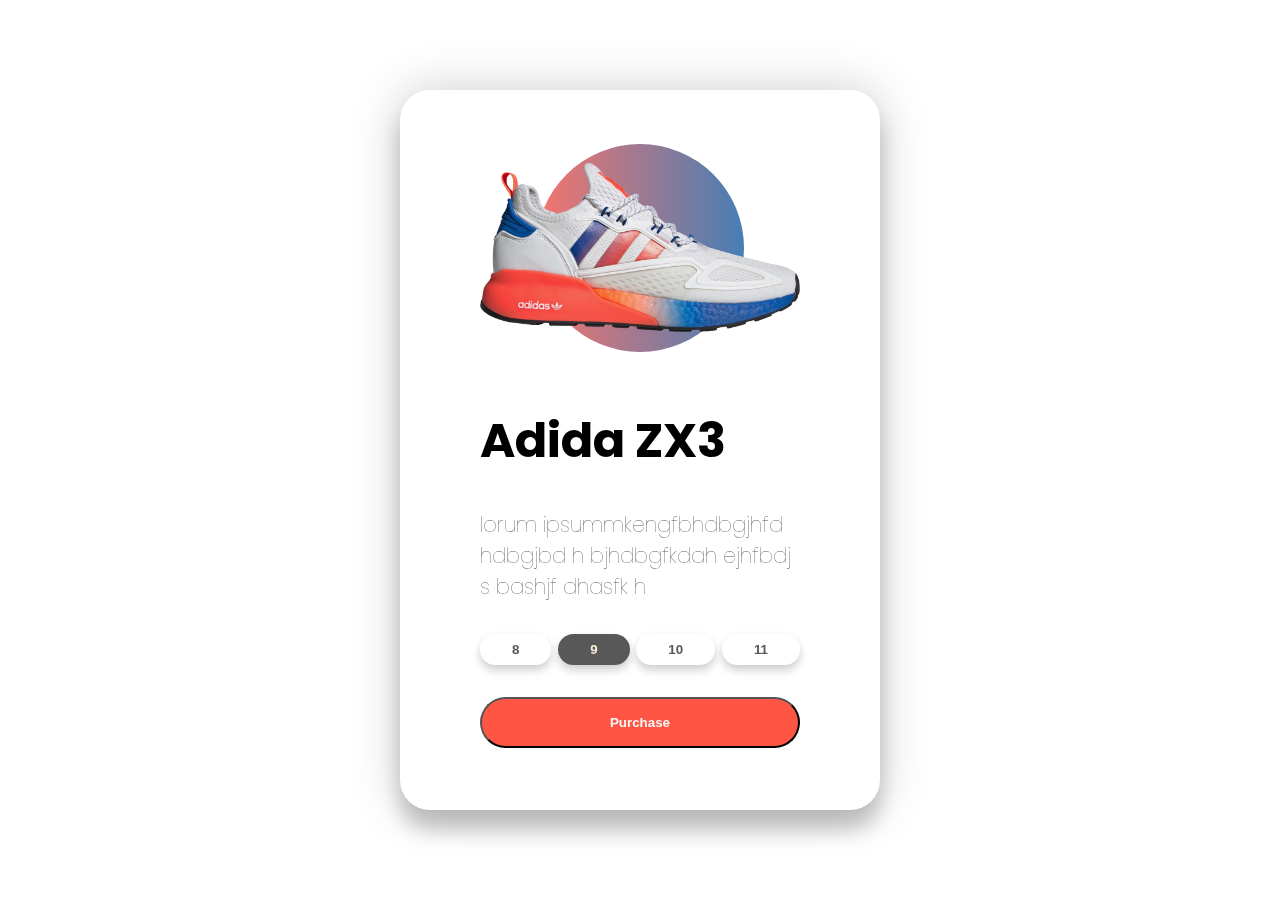
<file: 3d_card_animation/index.html>
<!DOCTYPE html>
<html lang="en">
<head>
    <meta charset="UTF-8">
    <meta name="viewport" content="width=device-width, initial-scale=1.0">
    <link href="https://fonts.googleapis.com/css2?family=Poppins:wght@400;500&display=swap" rel="stylesheet">
    <link rel="stylesheet" href="./style.css">
    <title>Document</title>
</head>
<body>
    <div class="container">
        <div class="card">
            <div class="sneaker">
                <div class="circle"></div>
                <img src="adidas.png" alt="WTF">
            </div>
            <div class="info">
                <h1 class="title">Adida ZX3</h1>
                <h3 class="info">lorum ipsummkengfbhdbgjhfd hdbgjbd h bjhdbgfkdah  ejhfbdj s bashjf dhasfk h</h3>
                <div class="sizes">
                    <button>8</button>
                    <button class="active">9</button>
                    <button>10</button>
                    <button>11</button>
                </div>
                <div class="purchase">
                    <button>Purchase</button>
                </div>
            </div>
        </div>
    </div>

    <script src="./script.js"></script>
</body>
</html>
</file>
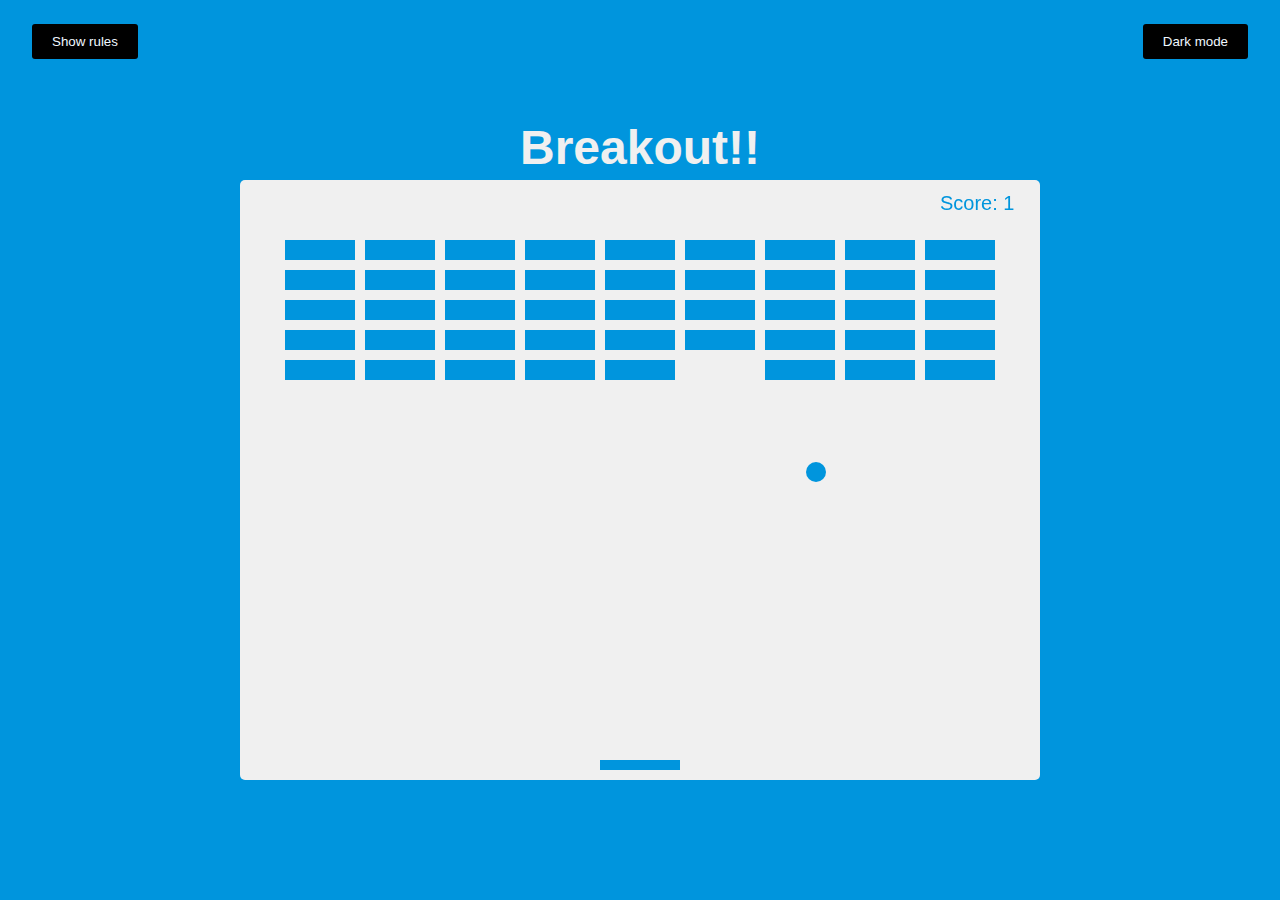
<file: Breakout Game/index.html>
<!DOCTYPE html>
<html lang="en">
<head>
    <meta charset="UTF-8">
    <meta name="viewport" content="width=device-width, initial-scale=1.0">
    <title>Breakout</title>
    <link rel="stylesheet" href="style.css">
</head>
<body>
    <h1>Breakout!!</h1>
    <button id="rules-btn" class="btn rules-btn">Show rules</button>
    <div id="rules" class="rules"><!--Side bar-->
        <h2>How To Play?</h2>
        <p>- Use left, right keys to bounce the ball</p>
        <p>- On missing the ball score and bricks will reset</p>
        <button id="close-btn" class="btn">X</button>
    </div>

    <button class="btn" id="dark-mode">Dark mode</button>
    <button class="btn" id="light-mode">Light mode</button>
    <canvas id="canvas" height="600" width="800"></canvas>

    <script src="script.js"></script>
</body>
</html>
</file>
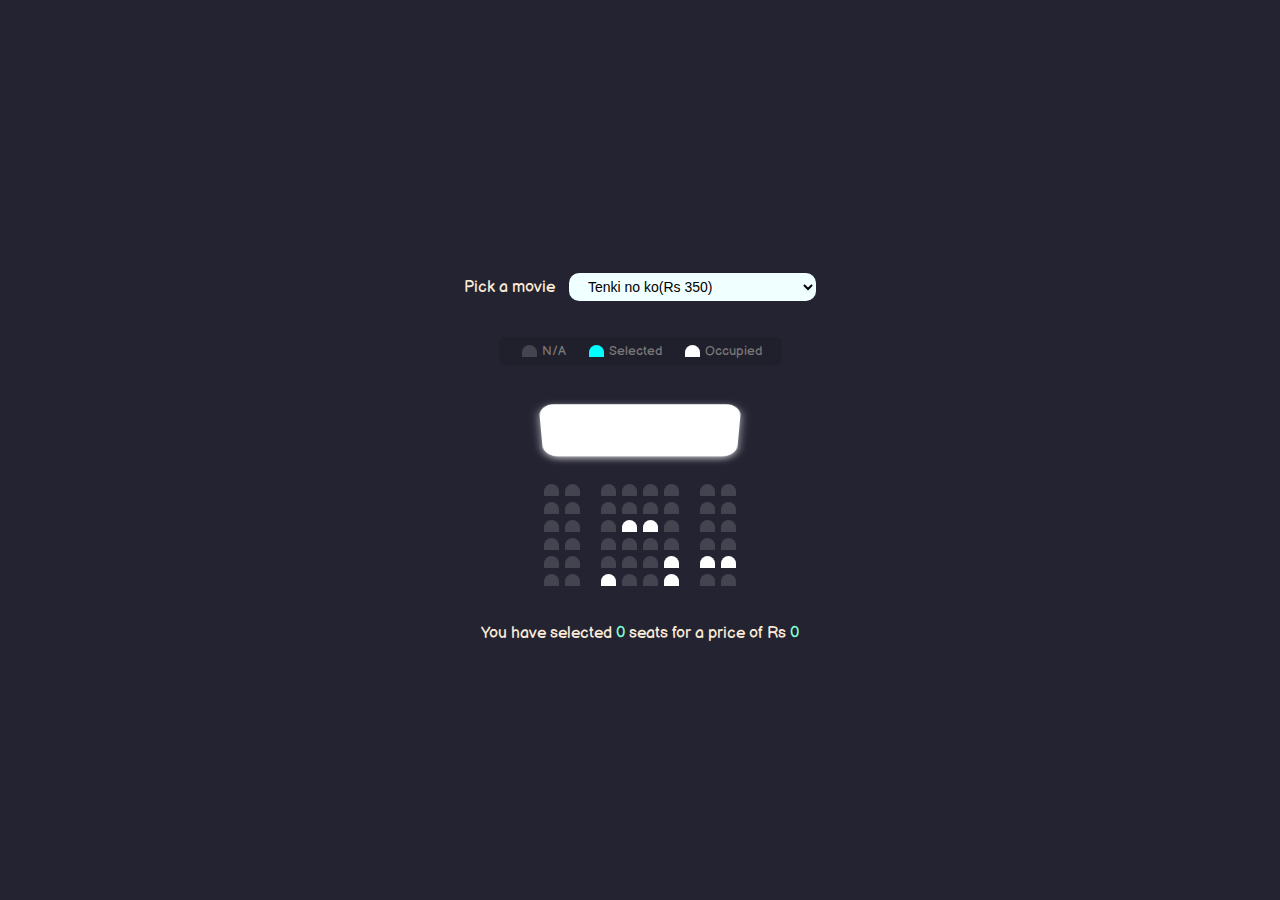
<file: Movie_seat_booking/index.html>
<!DOCTYPE html>
<html lang="en">
<head>
    <meta charset="UTF-8">
    <meta name="viewport" content="width=device-width, initial-scale=1.0">
    <link rel="stylesheet" href="style.css">
    <title>Movie Seat Booking</title>
</head>
<body>
    <div class="movie-container">
        <label>Pick a movie</label>
        <select id="movie">
            <option value="350">Tenki no ko(Rs 350)</option>
            <option value="420">Kimi no wa (Rs 420)</option>
            <option value="500">One Punch Man (Rs 500)</option>
            <option value="250">Deathnote: Live action (Rs 250)</option>
        </select>
    </div>

    <!-- Indicator ↓-->
    <ul class="showcase">
        <li>
            <div class="seat"></div>
            <small>N/A</small>
        </li>
        <li>
            <div class="seat selected"></div>
            <small>Selected</small>
        </li>
        <li>
            <div class="seat occupied"></div>
            <small>Occupied</small>
        </li>
    </ul>

    <!--Main Thing-->
    <div class="container">
        <div class="screen"></div>

        <div class="row">
            <div class="seat"></div>
            <div class="seat"></div>
            <div class="seat"></div>
            <div class="seat"></div>
            <div class="seat"></div>
            <div class="seat"></div>
            <div class="seat"></div>
            <div class="seat"></div>
        </div>
        <div class="row">
            <div class="seat"></div>
            <div class="seat"></div>
            <div class="seat"></div>
            <div class="seat"></div>
            <div class="seat"></div>
            <div class="seat"></div>
            <div class="seat"></div>
            <div class="seat"></div>
        </div>
        <div class="row">
            <div class="seat"></div>
            <div class="seat"></div>
            <div class="seat"></div>
            <div class="seat occupied"></div>
            <div class="seat occupied"></div>
            <div class="seat"></div>
            <div class="seat"></div>
            <div class="seat"></div>
        </div>
        <div class="row">
            <div class="seat"></div>
            <div class="seat"></div>
            <div class="seat"></div>
            <div class="seat"></div>
            <div class="seat"></div>
            <div class="seat"></div>
            <div class="seat"></div>
            <div class="seat"></div>
        </div>
        <div class="row">
            <div class="seat"></div>
            <div class="seat"></div>
            <div class="seat"></div>
            <div class="seat"></div>
            <div class="seat"></div>
            <div class="seat occupied"></div>
            <div class="seat occupied"></div>
            <div class="seat occupied"></div>
        </div>
        <div class="row">
            <div class="seat"></div>
            <div class="seat"></div>
            <div class="seat occupied"></div>
            <div class="seat"></div>
            <div class="seat"></div>
            <div class="seat occupied"></div>
            <div class="seat"></div>
            <div class="seat"></div>
        </div>
    </div>

    <p class="text">
        You have selected <span id="count">0</span> seats for a price of Rs <span id="total">0</span>
    </p>
    

    <script src="script.js"></script>
</body>
</html>
</file>
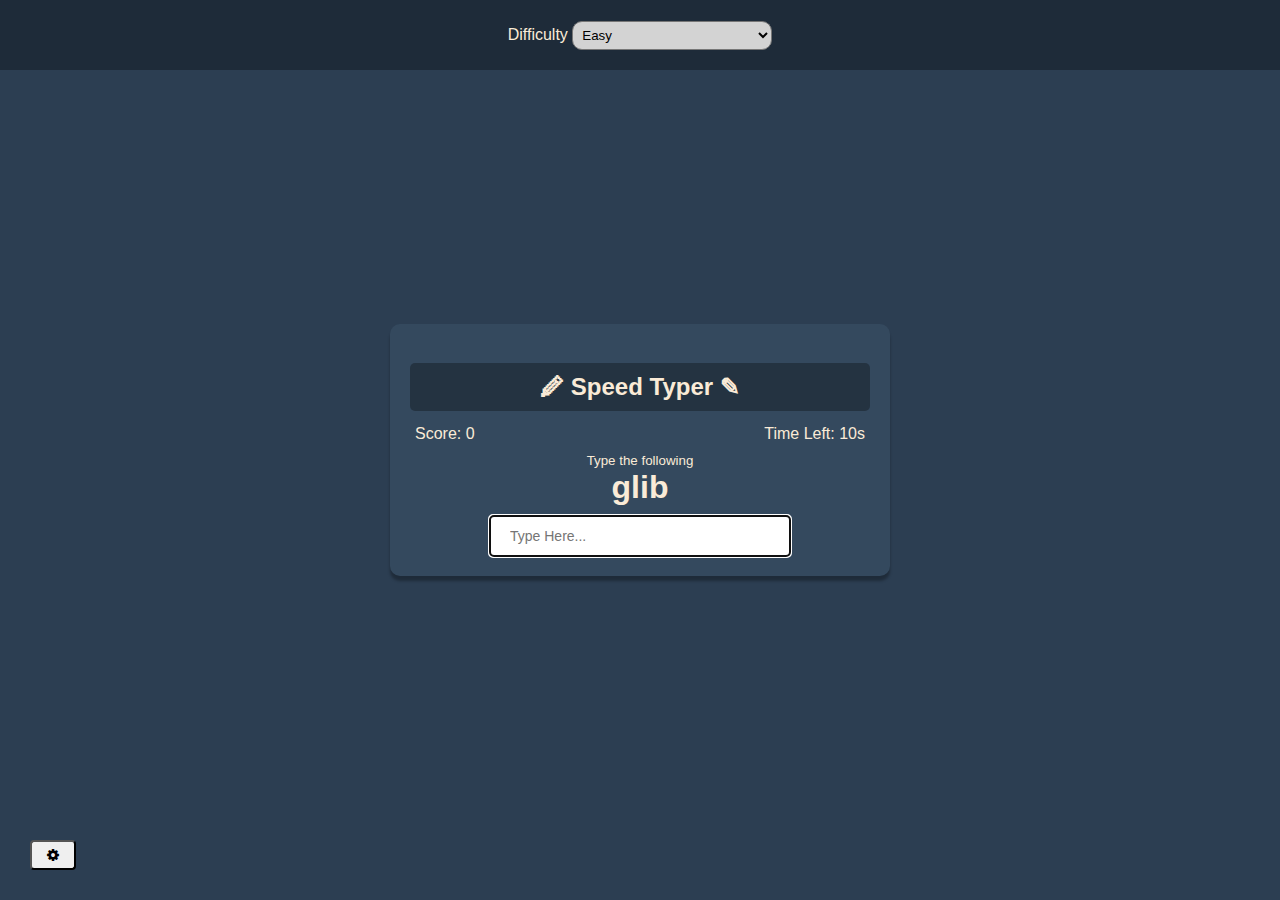
<file: Typing speed game/index.html>
<!DOCTYPE html>
<html lang="en">
<head>
    <meta charset="UTF-8">
    <meta name="viewport" content="width=device-width, initial-scale=1.0">
    <link rel="stylesheet" href="https://cdnjs.cloudflare.com/ajax/libs/font-awesome/5.13.1/css/all.min.css" integrity="sha512-xA6Hp6oezhjd6LiLZynuukm80f8BoZ3OpcEYaqKoCV3HKQDrYjDE1Gu8ocxgxoXmwmSzM4iqPvCsOkQNiu41GA==" crossorigin="anonymous" />
    <link rel="stylesheet" href="style.css">
    <link rel="stylesheet" href="https://cdnjs.cloudflare.com/ajax/libs/font-awesome/4.7.0/css/font-awesome.min.css">
    <title>Speed Typing</title>
</head>
<body>
    <button id="settings-btn" class="settings-btn">
        <i class="fa fa-gear"></i>
    </button>

    <div id="settings" class="settings">
        <form class="settings-form">
            <div>
                <label for="difficulty">Difficulty </label>
                <select id="difficulty" >
                    <option value="easy">Easy</option>
                    <option value="medium">Medium</option>
                    <option value="hard">Hard</option>
                </select>
            </div>
        </form>
    </div>

    <div class="container">
        <h2>🖉 Speed Typer ✎</h2>
        <small>Type the following</small>

        <h1 id="word"></h1>
        <input type="text" id="text" autocomplete="off" placeholder="Type Here...">

        <p class="time-container">
            Time Left: <span id="time">10s</span>
        </p>

        <p class="score-container">
            Score: <span id="score">0</span>
        </p>

        <!-- End game screen comes over screen when game ends -->
        <div id="end-game-container" class="end-game-container">
            <!--to be handled by js-->
        </div>
    </div>
    <script src="script.js"></script> <!--Load scricpt at last so that all elements are loaded berfore to work on-->
</body>
</html>
</file>
<file: 3d_card_animation/style.css>
* {
    margin: 0;
    padding: 0;
    box-sizing: border-box;
}

body {/*card is complete body here*/
    font-family: "Poppins", "sans-serif";
    min-height:100vh;
    display: flex;
    justify-content: center;
    align-items: center;
    perspective: 130rem;
}

.container {
    /*background-color: aquamarine;*/
    width: 50%;
    display: flex;
    justify-content: center;
    align-items: center;
}

.card {
    transform-style: preserve-3d;
    min-height: 80vh;
    width: 30rem;
    /*background-color: lightcoral;*/
    border-radius: 30px;
    padding: 0rem 5rem;
    box-shadow: 0px 20px 20px rgba(0, 0, 0, 0.2), 0px 0px 50px rgba(0, 0, 0, 0.2);

}

.sneaker{
    min-height: 35vh;
    display: flex;
    justify-content: center;
    align-items: center;
    transition: all 0.75s ease;
    /*background-color: lightcoral;*/
}

.sneaker img {
    width: 20rem;
    z-index: 2;
    transition: all 0.75s ease;
}

.circle {
    width: 13rem;
    height: 13rem;
    background: linear-gradient(
        to right,
        rgba(245, 70, 60, 0.75),
        rgba(8,83,156,0.75)
    );
    position: absolute;
    border-radius: 15rem;
    z-index: 1;
}

.info h1{
    font-size: 3rem;
    transition: all 0.75s ease;
}

.info h3{
    font-size: 1.3rem;
    padding: 2rem 0rem;
    color: #585858;
    font-weight: lighter;
    transition: all 0.75s ease;
}

.sizes {
    display: flex;
    justify-content: space-between;
    transition: all 0.75s ease;
}

.sizes button {
    padding: 0.5rem 2rem;
    background: none;
    border: none;
    box-shadow: 0px 5px 10px rgba(0, 0, 0, 0.2);
    border-radius: 20px;
    font-weight: bold;
    color: #585858;
    cursor: pointer;
    transition: all 0.75s ease;
}

button.active {
    color: antiquewhite;
    background-color: #585858;
}

.purchase {
    margin-top: 2rem;
    margin-bottom: 2rem;
}

.purchase button{
    padding: 1rem 0rem;
    width: 100%;
    background-color: #f54;
    color: whitesmoke;
    cursor: pointer;
    border-radius: 30px;
    font-weight: bolder;
    transition: all 0.75s ease;
}
</file>
<file: Breakout Game/style.css>
*{
    box-sizing: border-box;
}

body {
    background-color: #0095dd;
    display: flex;
    flex-direction: column;
    align-items: center;
    justify-content: center;
    min-height: 100vh;
    margin: 0;
    font-family: Arial, Helvetica, sans-serif;
}

body.dm {
    background-color: #1b1b2f;
}

canvas {
    background-color: #f0f0f0;
    border-radius: 5px;
    display: block;
}

canvas.dm  {
    background-color: #1f4068;
}

h1 {
    color: #f0f0f0;
    font-size: 3rem;
    margin-bottom: 0.3rem;
}


.btn {
    color: aliceblue;
    background: black;
    cursor: pointer;
    border: 0;
    border-radius: 3px;
    padding: 10px 20px;
}

.btn:focus {
    outline: 0;
}

.btn:active {
    transform: scale(0.95);
}

.btn:hover {
    background-color: #222;
}

.rules-btn {
    position: absolute;
    top: 1.5rem;
    left: 2rem;
}

.rules {
    position: absolute;
    top: 0;
    left: 0;
    background: rgb(15, 15, 15);
    color: white;
    min-height: 100vh;
    width: 300px;
    padding: 20px;
    line-height: 1.5;
    transform: translateX(-300px);
    transition: transfrom 1s ease-in-out;
}

.rules.show {
    /*Add class through js*/
    transform: translateX(0px);
    }

#close-btn {
    position: absolute;
    top: 20px;
    right: 20px;
    width: 20px;
    height: 20px;
    padding: 0;
}

#dark-mode {
    position: absolute;
    top: 1.5rem;
    right: 2rem;
    
}

#light-mode {
    position: absolute;
    top: -3.5rem;
    right: 2rem;
}

#light-mode.disp {
    top: 1.5rem;
}

#canvas {
    margin-bottom: 2rem;
}
</file>
<file: Movie_seat_booking/style.css>
@import url('https://fonts.googleapis.com/css2?family=Balsamiq+Sans:ital@1&display=swap');

* {
    box-sizing: border-box;
}

body {
    background-color: #242332;
    display: flex;
    color: antiquewhite;
    flex-direction: column;
    align-items: center;
    justify-content: center;
    height: 100vh;
    font-family: 'Balsamiq Sans', cursive;
    margin: 0;
}

.container {
    perspective: 1000px;
    margin-bottom: 30px;
}

.movie-container {
    margin: 20px 0;
}

.movie-container select {
    background-color: azure;
    border: 0;
    border-radius: 10px;
    font-size: 14px;
    margin-left: 10px;
    padding: 5px 15px 5px 15px;
}

.seat {
    background-color: #444451;
    height: 12px;
    width: 15px;
    margin: 3px;
    border-top-left-radius: 10px;
    border-top-right-radius: 10px;
}

.seat.selected {
    background-color: aqua;
}

.seat.occupied {
    background-color: white;
}

.seat:nth-of-type(2) {
    margin-right: 18px;
}

.seat:nth-last-of-type(2) {
    margin-left: 18px;
}

.seat:not(.occupied):hover {
    cursor: pointer;
    transform: scale(1.2);
}

.showcase .seat:not(.occupied):hover {
    cursor: default;
    transform: scale(1);
}

.showcase {
    background: rgba(0, 0, 0, 0.1);
    padding: 5px 10px;
    border-radius: 5px;
    color: #777;
    list-style: none;
    display: flex;
    justify-content: space-between;
}

.showcase li {
    display: flex;
    align-items: center;
    justify-content: center;
    margin: 0 10px;
}

.showcase li small{
    margin-left: 2px;
}

.screen {
    background-color: white;
    height: 70px;
    width: 100%;
    margin: 15px 0px;
    transform: rotateX(-45deg);
    box-shadow: 0 3px 10px rgba(255, 255, 255, 0.7);
    border-radius: 15px;
}

.row {
 display: flex;
}

p.text {
    margin: 5px 0;
}

p.text span {
    color: aquamarine;
}
</file>
<file: Typing speed game/style.css>
* {
    box-sizing: border-box;
}

body {
    background-color: #2c3e52;
    display: flex;
    align-items: center;
    justify-content: center;
    margin: 0;
    min-height: 100vh;
    font-family: Verdana, Geneva, Tahoma, sans-serif;
}

button {
    cursor: pointer;
    border-radius: 4px;
    padding: 5px 15px;
    font-size: 14px;
}

.settings-btn {
    position: absolute; /*mid all alone*/
    bottom: 30px;
    left: 30px;
}

.settings {
    position: absolute;
    top: 0;
    left: 0;
    width: 100%;
    background-color: rgba(0, 0, 0, 0.3);
    color: antiquewhite;
    height: 70px;
    display: flex; /*Without this align-item and justify content does not seen to work*/
    align-items: center;
    justify-content: center;
    transform: translateY(0);
    transition: transform 0.3s ease-in-out;
}

.settings.hide {
    transform: translateY(-100%);
}

select {
    width: 200px;
    padding: 5px;
    border-radius: 10px;
    background-color: lightgrey;
}

select:focus button:focus {
    outline: 0;
}

.container {
    background-color: #34495e;
    padding: 20px;
    box-shadow: 0 5px 3px 0 rgba(0, 0, 0, 0.3);
    text-align: center;
    color: antiquewhite;
    position: relative;/*we will make text and score absolute in this box*/
    width: 500px;
    border-radius: 10px;
}

.container h2 {
    background-color: rgba(0, 0, 0, 0.3);
    padding: 10px;
    border-radius: 5px;
    margin-bottom: 40px;

}

h1 {
    margin: 0;
}

input {
    border: 0;
    border-radius: 4px;
    font-size: 14px;
    width: 300px;
    padding: 12px 20px;
    margin-top: 10px;
}

.time-container {
    position: absolute;
    top: 85px;
    right: 25px;
}

.score-container {
    position: absolute;
    top: 85px;
    left: 25px;
}

.end-game-container {
    position: absolute;
    background-color: inherit;
    top: 0;
    left: 0;
    width: 100%;
    height: 100%;
    display: none;
    align-items: center;
    justify-content: center;
    flex-direction: column;
    z-index: 1; /*To come on top of everything*/
}
</file>
